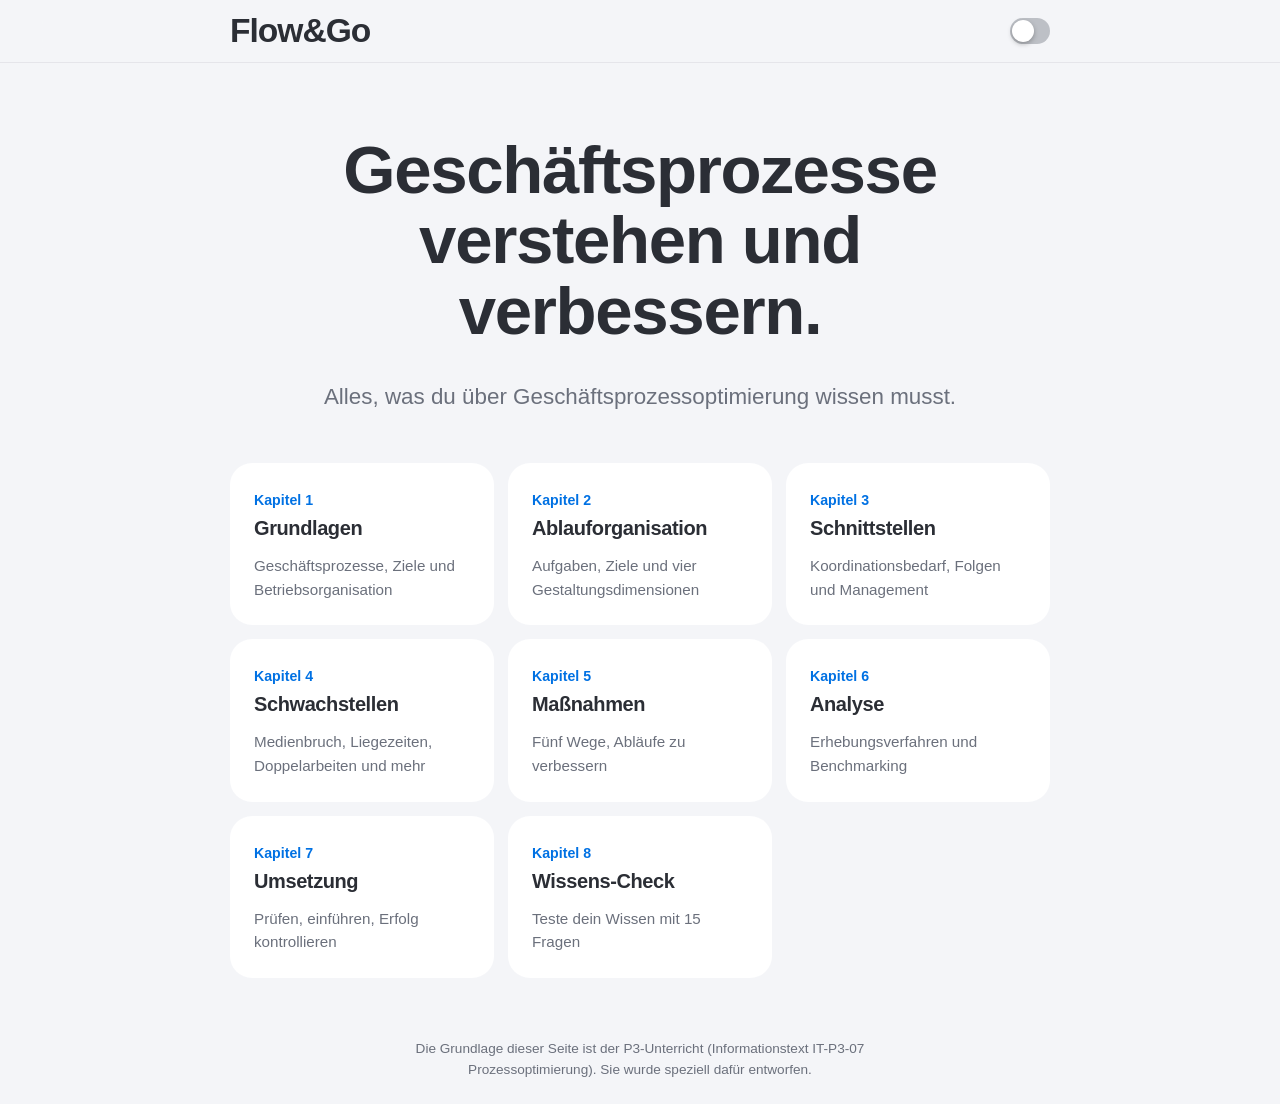
<file: flow-and-go/index.html>
<!DOCTYPE html>
<html lang="de">
<head>
<meta charset="utf-8">
<meta name="viewport" content="width=device-width, initial-scale=1, viewport-fit=cover">
<meta name="description" content="Alles, was du über Geschäftsprozessoptimierung wissen musst.">
<title>Flow&amp;Go</title>
<link rel="icon" type="image/png" href="[data-uri]">
<script src="js/theme-init.js"></script>
<link rel="stylesheet" href="css/tokens.css">
<link rel="stylesheet" href="css/base.css">
<link rel="stylesheet" href="css/layout.css">
<link rel="stylesheet" href="css/components.css">
<link rel="stylesheet" href="css/motion.css">
</head>
<body>
<a class="skip" href="#inhalt">Zum Inhalt springen</a>
<header class="bar"><a class="brand" href="index.html">Flow&amp;Go</a><button id="theme" type="button" role="switch" aria-checked="false" aria-label="Dunkelmodus"></button></header>
<main id="inhalt">
<section class="page" id="home">
<h1>Geschäftsprozesse<br>verstehen und verbessern.</h1>
<p class="sub">Alles, was du über Geschäftsprozessoptimierung wissen musst.</p>
<div class="tiles">
<a class="tile" href="pages/grundlagen.html"><small>Kapitel 1</small><h3>Grundlagen</h3><p>Geschäftsprozesse, Ziele und Betriebsorganisation</p></a>
<a class="tile" href="pages/ablauforganisation.html"><small>Kapitel 2</small><h3>Ablauforganisation</h3><p>Aufgaben, Ziele und vier Gestaltungsdimensionen</p></a>
<a class="tile" href="pages/schnittstellen.html"><small>Kapitel 3</small><h3>Schnittstellen</h3><p>Koordinationsbedarf, Folgen und Management</p></a>
<a class="tile" href="pages/schwachstellen.html"><small>Kapitel 4</small><h3>Schwachstellen</h3><p>Medienbruch, Liegezeiten, Doppelarbeiten und mehr</p></a>
<a class="tile" href="pages/massnahmen.html"><small>Kapitel 5</small><h3>Maßnahmen</h3><p>Fünf Wege, Abläufe zu verbessern</p></a>
<a class="tile" href="pages/analyse.html"><small>Kapitel 6</small><h3>Analyse</h3><p>Erhebungsverfahren und Benchmarking</p></a>
<a class="tile" href="pages/umsetzung.html"><small>Kapitel 7</small><h3>Umsetzung</h3><p>Prüfen, einführen, Erfolg kontrollieren</p></a>
<a class="tile" href="pages/quiz.html"><small>Kapitel 8</small><h3>Wissens-Check</h3><p>Teste dein Wissen mit 15 Fragen</p></a>
</div>
</section>
</main>
<footer><p>Die Grundlage dieser Seite ist der P3-Unterricht (Informationstext IT-P3-07 Prozessoptimierung). Sie wurde speziell dafür entworfen.</p></footer>
<script src="js/main.js" defer></script>
</body>
</html>
</file>
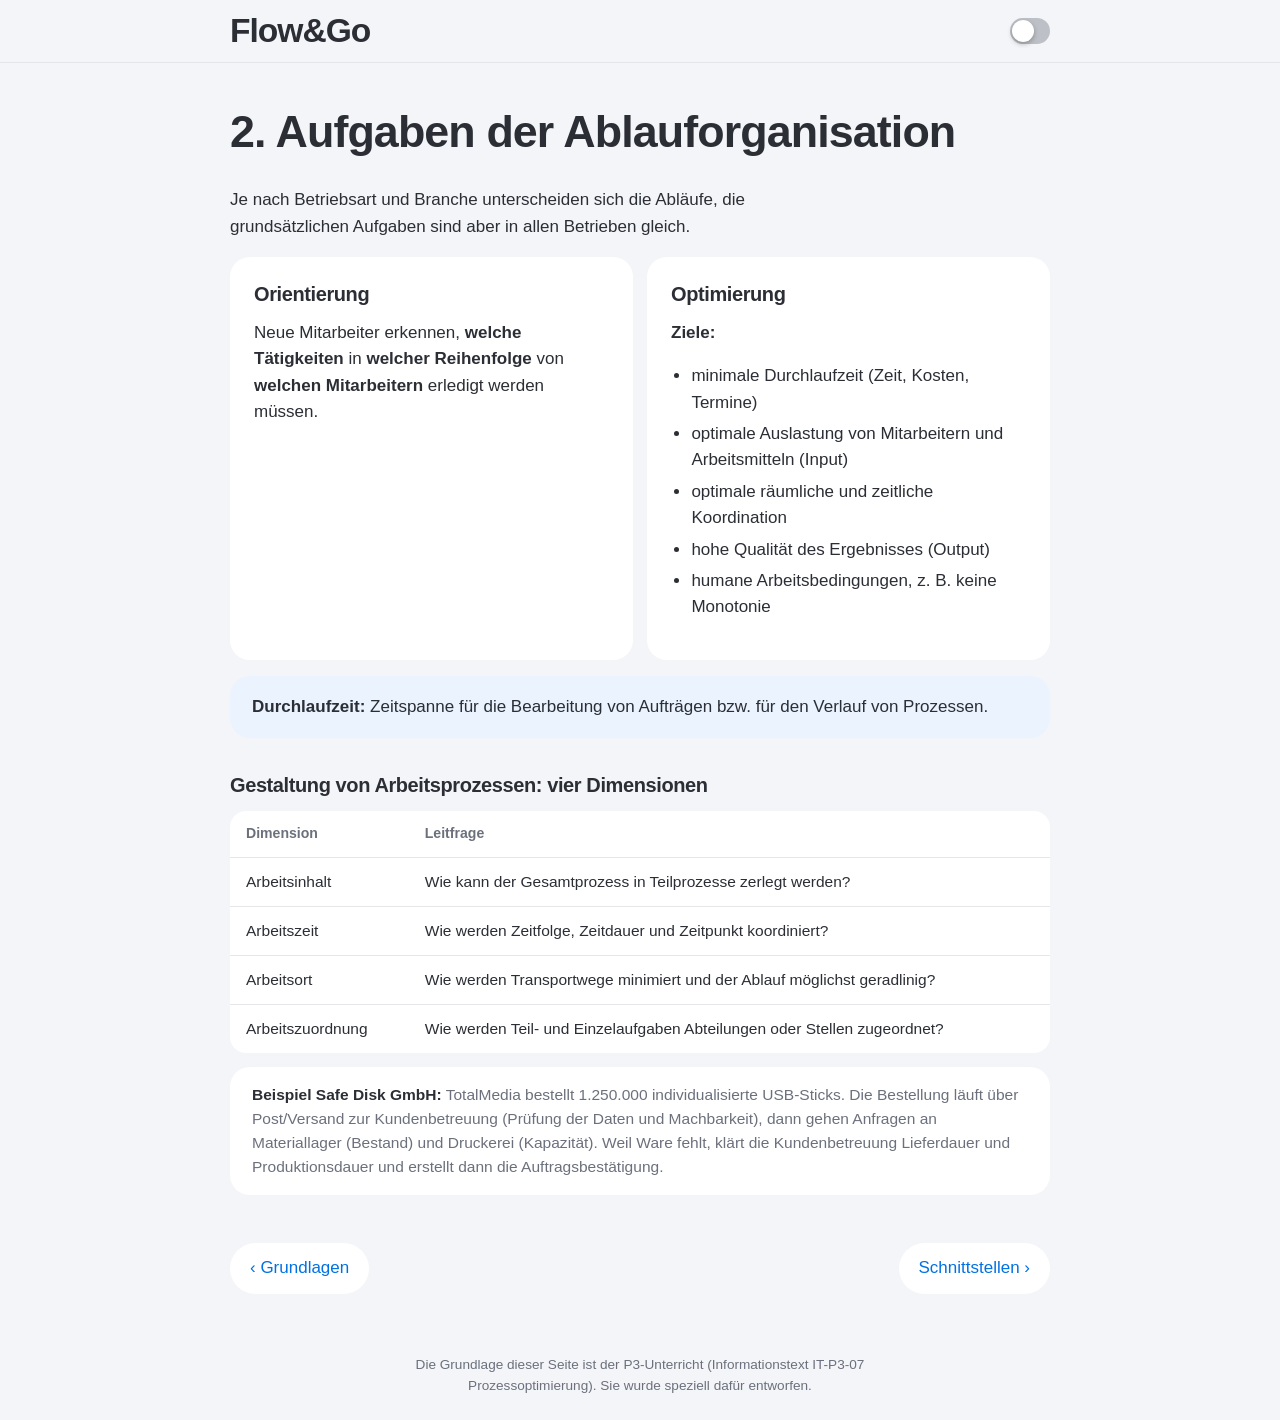
<file: flow-and-go/pages/ablauforganisation.html>
<!DOCTYPE html>
<html lang="de">
<head>
<meta charset="utf-8">
<meta name="viewport" content="width=device-width, initial-scale=1, viewport-fit=cover">
<meta name="description" content="Aufgaben, Ziele und vier Gestaltungsdimensionen">
<title>Flow&amp;Go</title>
<link rel="icon" type="image/png" href="[data-uri]">
<script src="../js/theme-init.js"></script>
<link rel="stylesheet" href="../css/tokens.css">
<link rel="stylesheet" href="../css/base.css">
<link rel="stylesheet" href="../css/layout.css">
<link rel="stylesheet" href="../css/components.css">
<link rel="stylesheet" href="../css/motion.css">
</head>
<body>
<a class="skip" href="#inhalt">Zum Inhalt springen</a>
<header class="bar"><a class="brand" href="../index.html">Flow&amp;Go</a><button id="theme" type="button" role="switch" aria-checked="false" aria-label="Dunkelmodus"></button></header>
<main id="inhalt">
<article class="page" id="ablauf">
<h2>2. Aufgaben der Ablauforganisation</h2>
<p>Je nach Betriebsart und Branche unterscheiden sich die Abläufe, die grundsätzlichen Aufgaben sind aber in allen Betrieben gleich.</p>
<div class="grid">
<div class="card"><h3>Orientierung</h3>Neue Mitarbeiter erkennen, <b>welche Tätigkeiten</b> in <b>welcher Reihenfolge</b> von <b>welchen Mitarbeitern</b> erledigt werden müssen.</div>
<div class="card"><h3>Optimierung</h3><b>Ziele:</b><ul><li>minimale Durchlaufzeit (Zeit, Kosten, Termine)</li><li>optimale Auslastung von Mitarbeitern und Arbeitsmitteln (Input)</li><li>optimale räumliche und zeitliche Koordination</li><li>hohe Qualität des Ergebnisses (Output)</li><li>humane Arbeitsbedingungen, z. B. keine Monotonie</li></ul></div>
</div>
<div class="def"><b>Durchlaufzeit:</b> Zeitspanne für die Bearbeitung von Aufträgen bzw. für den Verlauf von Prozessen.</div>
<h3>Gestaltung von Arbeitsprozessen: vier Dimensionen</h3>
<div class="scroll" tabindex="0" role="region" aria-label="Tabelle (horizontal scrollbar)"><table>
<tr><th>Dimension</th><th>Leitfrage</th></tr>
<tr><td>Arbeitsinhalt</td><td>Wie kann der Gesamtprozess in Teilprozesse zerlegt werden?</td></tr>
<tr><td>Arbeitszeit</td><td>Wie werden Zeitfolge, Zeitdauer und Zeitpunkt koordiniert?</td></tr>
<tr><td>Arbeitsort</td><td>Wie werden Transportwege minimiert und der Ablauf möglichst geradlinig?</td></tr>
<tr><td>Arbeitszuordnung</td><td>Wie werden Teil- und Einzelaufgaben Abteilungen oder Stellen zugeordnet?</td></tr>
</table></div>
<div class="bsp"><b>Beispiel Safe Disk GmbH:</b> TotalMedia bestellt 1.250.000 individualisierte USB-Sticks. Die Bestellung läuft über Post/Versand zur Kundenbetreuung (Prüfung der Daten und Machbarkeit), dann gehen Anfragen an Materiallager (Bestand) und Druckerei (Kapazität). Weil Ware fehlt, klärt die Kundenbetreuung Lieferdauer und Produktionsdauer und erstellt dann die Auftragsbestätigung.</div>
<nav class="pager" aria-label="Kapitelnavigation"><a href="grundlagen.html" rel="prev">‹ Grundlagen</a><a href="schnittstellen.html" rel="next">Schnittstellen ›</a></nav>
</article>
</main>
<footer><p>Die Grundlage dieser Seite ist der P3-Unterricht (Informationstext IT-P3-07 Prozessoptimierung). Sie wurde speziell dafür entworfen.</p></footer>
<script src="../js/main.js" defer></script>
</body>
</html>
</file>
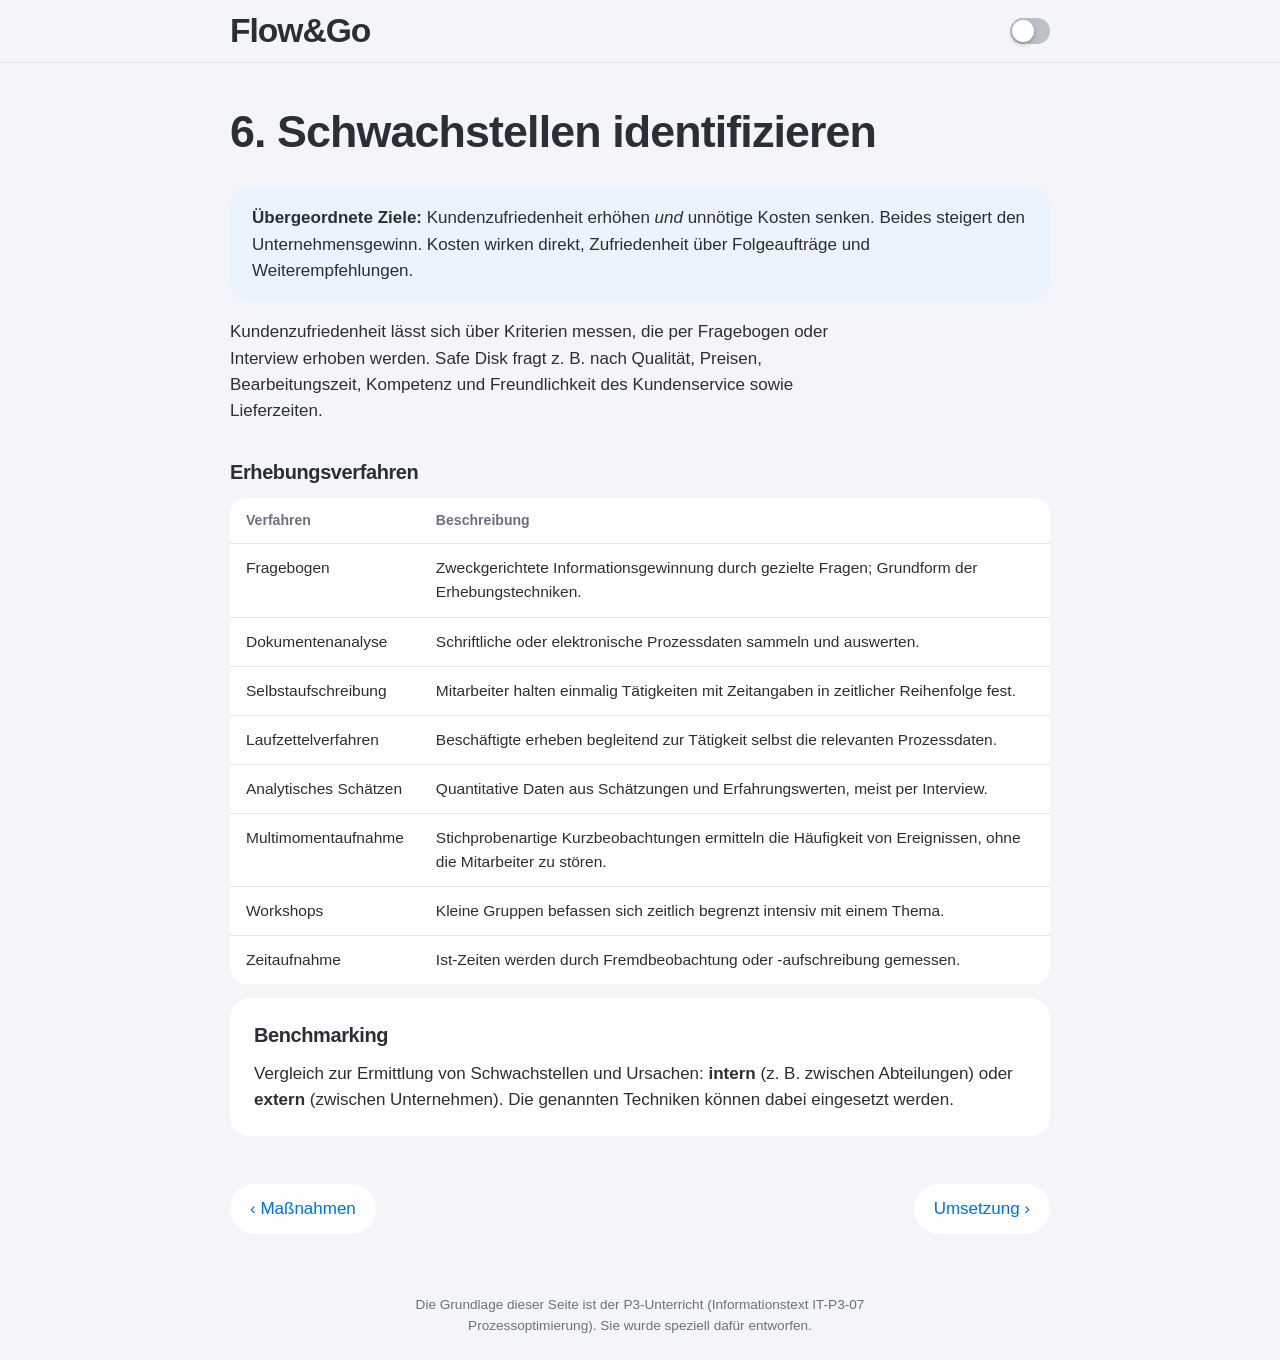
<file: flow-and-go/pages/analyse.html>
<!DOCTYPE html>
<html lang="de">
<head>
<meta charset="utf-8">
<meta name="viewport" content="width=device-width, initial-scale=1, viewport-fit=cover">
<meta name="description" content="Erhebungsverfahren und Benchmarking">
<title>Flow&amp;Go</title>
<link rel="icon" type="image/png" href="[data-uri]">
<script src="../js/theme-init.js"></script>
<link rel="stylesheet" href="../css/tokens.css">
<link rel="stylesheet" href="../css/base.css">
<link rel="stylesheet" href="../css/layout.css">
<link rel="stylesheet" href="../css/components.css">
<link rel="stylesheet" href="../css/motion.css">
</head>
<body>
<a class="skip" href="#inhalt">Zum Inhalt springen</a>
<header class="bar"><a class="brand" href="../index.html">Flow&amp;Go</a><button id="theme" type="button" role="switch" aria-checked="false" aria-label="Dunkelmodus"></button></header>
<main id="inhalt">
<article class="page" id="analyse">
<h2>6. Schwachstellen identifizieren</h2>
<div class="def"><b>Übergeordnete Ziele:</b> Kundenzufriedenheit erhöhen <i>und</i> unnötige Kosten senken. Beides steigert den Unternehmensgewinn. Kosten wirken direkt, Zufriedenheit über Folgeaufträge und Weiterempfehlungen.</div>
<p>Kundenzufriedenheit lässt sich über Kriterien messen, die per Fragebogen oder Interview erhoben werden. Safe Disk fragt z. B. nach Qualität, Preisen, Bearbeitungszeit, Kompetenz und Freundlichkeit des Kundenservice sowie Lieferzeiten.</p>
<h3>Erhebungsverfahren</h3>
<div class="scroll" tabindex="0" role="region" aria-label="Tabelle (horizontal scrollbar)"><table>
<tr><th>Verfahren</th><th>Beschreibung</th></tr>
<tr><td>Fragebogen</td><td>Zweckgerichtete Informationsgewinnung durch gezielte Fragen; Grundform der Erhebungstechniken.</td></tr>
<tr><td>Dokumentenanalyse</td><td>Schriftliche oder elektronische Prozessdaten sammeln und auswerten.</td></tr>
<tr><td>Selbstaufschreibung</td><td>Mitarbeiter halten einmalig Tätigkeiten mit Zeitangaben in zeitlicher Reihenfolge fest.</td></tr>
<tr><td>Laufzettelverfahren</td><td>Beschäftigte erheben begleitend zur Tätigkeit selbst die relevanten Prozessdaten.</td></tr>
<tr><td>Analytisches Schätzen</td><td>Quantitative Daten aus Schätzungen und Erfahrungswerten, meist per Interview.</td></tr>
<tr><td>Multimomentaufnahme</td><td>Stichprobenartige Kurzbeobachtungen ermitteln die Häufigkeit von Ereignissen, ohne die Mitarbeiter zu stören.</td></tr>
<tr><td>Workshops</td><td>Kleine Gruppen befassen sich zeitlich begrenzt intensiv mit einem Thema.</td></tr>
<tr><td>Zeitaufnahme</td><td>Ist-Zeiten werden durch Fremdbeobachtung oder -aufschreibung gemessen.</td></tr>
</table></div>
<div class="card"><h3>Benchmarking</h3>Vergleich zur Ermittlung von Schwachstellen und Ursachen: <b>intern</b> (z. B. zwischen Abteilungen) oder <b>extern</b> (zwischen Unternehmen). Die genannten Techniken können dabei eingesetzt werden.</div>
<nav class="pager" aria-label="Kapitelnavigation"><a href="massnahmen.html" rel="prev">‹ Maßnahmen</a><a href="umsetzung.html" rel="next">Umsetzung ›</a></nav>
</article>
</main>
<footer><p>Die Grundlage dieser Seite ist der P3-Unterricht (Informationstext IT-P3-07 Prozessoptimierung). Sie wurde speziell dafür entworfen.</p></footer>
<script src="../js/main.js" defer></script>
</body>
</html>
</file>
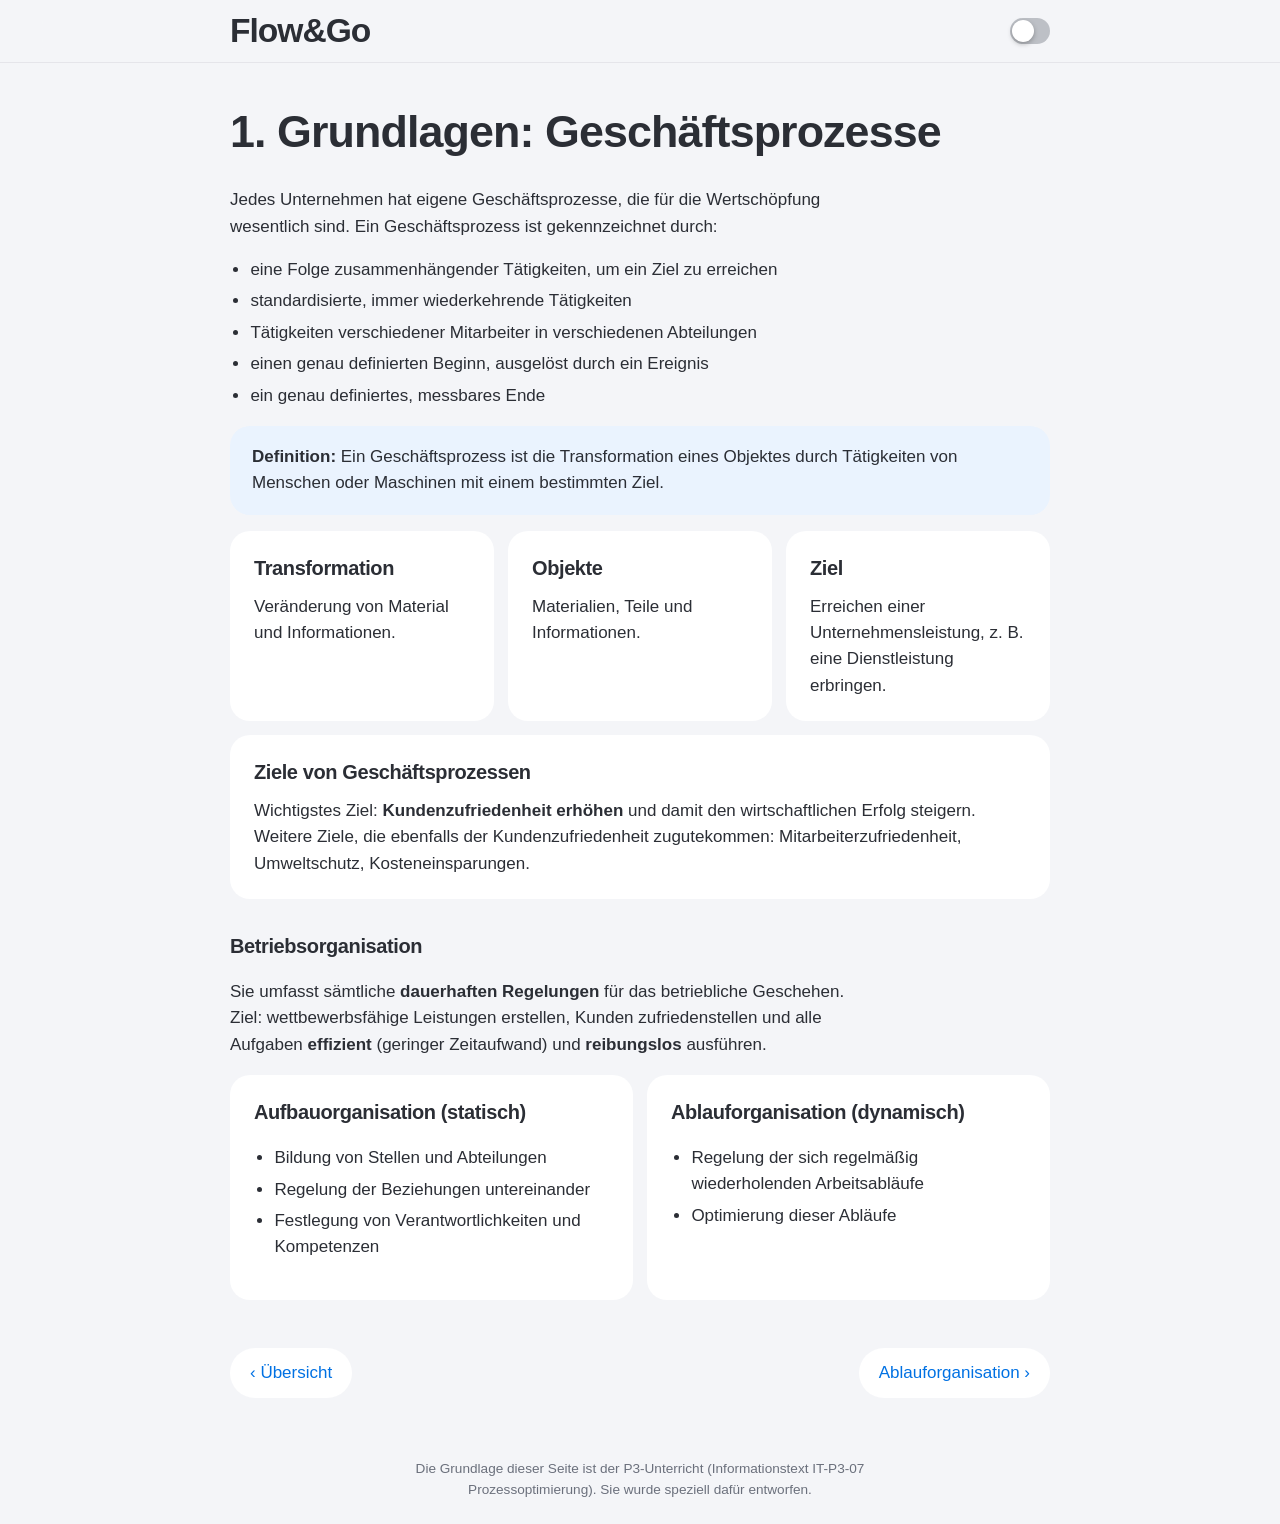
<file: flow-and-go/pages/grundlagen.html>
<!DOCTYPE html>
<html lang="de">
<head>
<meta charset="utf-8">
<meta name="viewport" content="width=device-width, initial-scale=1, viewport-fit=cover">
<meta name="description" content="Geschäftsprozesse, Ziele und Betriebsorganisation">
<title>Flow&amp;Go</title>
<link rel="icon" type="image/png" href="[data-uri]">
<script src="../js/theme-init.js"></script>
<link rel="stylesheet" href="../css/tokens.css">
<link rel="stylesheet" href="../css/base.css">
<link rel="stylesheet" href="../css/layout.css">
<link rel="stylesheet" href="../css/components.css">
<link rel="stylesheet" href="../css/motion.css">
</head>
<body>
<a class="skip" href="#inhalt">Zum Inhalt springen</a>
<header class="bar"><a class="brand" href="../index.html">Flow&amp;Go</a><button id="theme" type="button" role="switch" aria-checked="false" aria-label="Dunkelmodus"></button></header>
<main id="inhalt">
<article class="page" id="grund">
<h2>1. Grundlagen: Geschäftsprozesse</h2>
<p>Jedes Unternehmen hat eigene Geschäftsprozesse, die für die Wertschöpfung wesentlich sind. Ein Geschäftsprozess ist gekennzeichnet durch:</p>
<ul>
<li>eine Folge zusammenhängender Tätigkeiten, um ein Ziel zu erreichen</li>
<li>standardisierte, immer wiederkehrende Tätigkeiten</li>
<li>Tätigkeiten verschiedener Mitarbeiter in verschiedenen Abteilungen</li>
<li>einen genau definierten Beginn, ausgelöst durch ein Ereignis</li>
<li>ein genau definiertes, messbares Ende</li>
</ul>
<div class="def"><b>Definition:</b> Ein Geschäftsprozess ist die Transformation eines Objektes durch Tätigkeiten von Menschen oder Maschinen mit einem bestimmten Ziel.</div>
<div class="grid">
<div class="card"><h3>Transformation</h3>Veränderung von Material und Informationen.</div>
<div class="card"><h3>Objekte</h3>Materialien, Teile und Informationen.</div>
<div class="card"><h3>Ziel</h3>Erreichen einer Unternehmensleistung, z. B. eine Dienstleistung erbringen.</div>
</div>
<div class="card"><h3>Ziele von Geschäftsprozessen</h3>Wichtigstes Ziel: <b>Kundenzufriedenheit erhöhen</b> und damit den wirtschaftlichen Erfolg steigern. Weitere Ziele, die ebenfalls der Kundenzufriedenheit zugutekommen: Mitarbeiterzufriedenheit, Umweltschutz, Kosteneinsparungen.</div>

<h3>Betriebsorganisation</h3>
<p>Sie umfasst sämtliche <b>dauerhaften Regelungen</b> für das betriebliche Geschehen. Ziel: wettbewerbsfähige Leistungen erstellen, Kunden zufriedenstellen und alle Aufgaben <b>effizient</b> (geringer Zeitaufwand) und <b>reibungslos</b> ausführen.</p>
<div class="grid">
<div class="card"><h3>Aufbauorganisation (statisch)</h3><ul><li>Bildung von Stellen und Abteilungen</li><li>Regelung der Beziehungen untereinander</li><li>Festlegung von Verantwortlichkeiten und Kompetenzen</li></ul></div>
<div class="card"><h3>Ablauforganisation (dynamisch)</h3><ul><li>Regelung der sich regelmäßig wiederholenden Arbeitsabläufe</li><li>Optimierung dieser Abläufe</li></ul></div>
</div>
<nav class="pager" aria-label="Kapitelnavigation"><a href="../index.html" rel="prev">‹ Übersicht</a><a href="ablauforganisation.html" rel="next">Ablauforganisation ›</a></nav>
</article>
</main>
<footer><p>Die Grundlage dieser Seite ist der P3-Unterricht (Informationstext IT-P3-07 Prozessoptimierung). Sie wurde speziell dafür entworfen.</p></footer>
<script src="../js/main.js" defer></script>
</body>
</html>
</file>
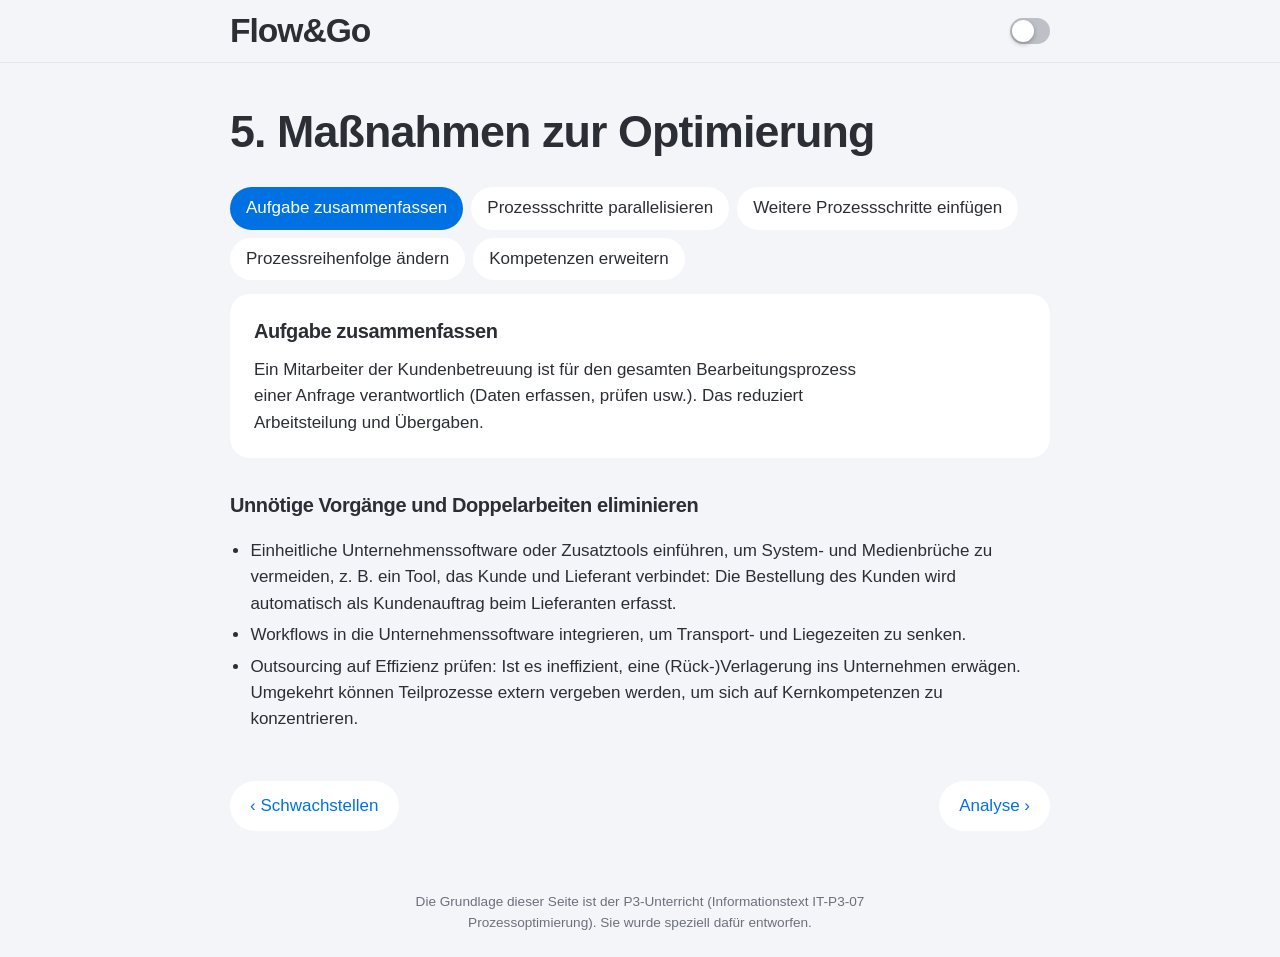
<file: flow-and-go/pages/massnahmen.html>
<!DOCTYPE html>
<html lang="de">
<head>
<meta charset="utf-8">
<meta name="viewport" content="width=device-width, initial-scale=1, viewport-fit=cover">
<meta name="description" content="Fünf Wege, Abläufe zu verbessern">
<title>Flow&amp;Go</title>
<link rel="icon" type="image/png" href="[data-uri]">
<script src="../js/theme-init.js"></script>
<link rel="stylesheet" href="../css/tokens.css">
<link rel="stylesheet" href="../css/base.css">
<link rel="stylesheet" href="../css/layout.css">
<link rel="stylesheet" href="../css/components.css">
<link rel="stylesheet" href="../css/motion.css">
</head>
<body>
<a class="skip" href="#inhalt">Zum Inhalt springen</a>
<header class="bar"><a class="brand" href="../index.html">Flow&amp;Go</a><button id="theme" type="button" role="switch" aria-checked="false" aria-label="Dunkelmodus"></button></header>
<main id="inhalt">
<article class="page" id="massn">
<h2>5. Maßnahmen zur Optimierung</h2>
<div class="tabs" role="tablist" aria-label="Optimierungsmaßnahmen"><button class="tab" type="button" role="tab" id="tab-0" aria-controls="panel-0" aria-selected="true" tabindex="0">Aufgabe zusammenfassen</button><button class="tab" type="button" role="tab" id="tab-1" aria-controls="panel-1" aria-selected="false" tabindex="-1">Prozessschritte parallelisieren</button><button class="tab" type="button" role="tab" id="tab-2" aria-controls="panel-2" aria-selected="false" tabindex="-1">Weitere Prozessschritte einfügen</button><button class="tab" type="button" role="tab" id="tab-3" aria-controls="panel-3" aria-selected="false" tabindex="-1">Prozessreihenfolge ändern</button><button class="tab" type="button" role="tab" id="tab-4" aria-controls="panel-4" aria-selected="false" tabindex="-1">Kompetenzen erweitern</button></div>
<div class="card panel" role="tabpanel" id="panel-0" aria-labelledby="tab-0"><h3>Aufgabe zusammenfassen</h3><p style="margin:0">Ein Mitarbeiter der Kundenbetreuung ist für den gesamten Bearbeitungsprozess einer Anfrage verantwortlich (Daten erfassen, prüfen usw.). Das reduziert Arbeitsteilung und Übergaben.</p></div>
<div class="card panel" role="tabpanel" id="panel-1" aria-labelledby="tab-1" hidden><h3>Prozessschritte parallelisieren</h3><p style="margin:0">Daten prüfen (Kundenbetreuung) und Bonität prüfen (Rechnungswesen) laufen gleichzeitig statt nacheinander.</p></div>
<div class="card panel" role="tabpanel" id="panel-2" aria-labelledby="tab-2" hidden><h3>Weitere Prozessschritte einfügen</h3><p style="margin:0">Bei erhöhten Fehlerquoten an einem Prozessschritt wird ein Qualitätssicherungsmitarbeiter einbezogen.</p></div>
<div class="card panel" role="tabpanel" id="panel-3" aria-labelledby="tab-3" hidden><h3>Prozessreihenfolge ändern</h3><p style="margin:0">Weil die Produktion oft überlastet war und Aufträge daran scheiterten, wird zuerst die Machbarkeit in der Produktion geprüft, danach die Lagerbestände.</p></div>
<div class="card panel" role="tabpanel" id="panel-4" aria-labelledby="tab-4" hidden><h3>Kompetenzen erweitern</h3><p style="margin:0">Die Prüfung durch Vorgesetzte wird auf den ausführenden Mitarbeiter übertragen. Liegezeiten entfallen, zusammengefasste Aufgaben werden möglich.</p></div>

<h3>Unnötige Vorgänge und Doppelarbeiten eliminieren</h3>
<ul>
<li>Einheitliche Unternehmenssoftware oder Zusatztools einführen, um System- und Medienbrüche zu vermeiden, z. B. ein Tool, das Kunde und Lieferant verbindet: Die Bestellung des Kunden wird automatisch als Kundenauftrag beim Lieferanten erfasst.</li>
<li>Workflows in die Unternehmenssoftware integrieren, um Transport- und Liegezeiten zu senken.</li>
<li>Outsourcing auf Effizienz prüfen: Ist es ineffizient, eine (Rück-)Verlagerung ins Unternehmen erwägen. Umgekehrt können Teilprozesse extern vergeben werden, um sich auf Kernkompetenzen zu konzentrieren.</li>
</ul>
<nav class="pager" aria-label="Kapitelnavigation"><a href="schwachstellen.html" rel="prev">‹ Schwachstellen</a><a href="analyse.html" rel="next">Analyse ›</a></nav>
</article>
</main>
<footer><p>Die Grundlage dieser Seite ist der P3-Unterricht (Informationstext IT-P3-07 Prozessoptimierung). Sie wurde speziell dafür entworfen.</p></footer>
<script src="../js/main.js" defer></script>
<script src="../js/tabs.js" defer></script>
</body>
</html>
</file>
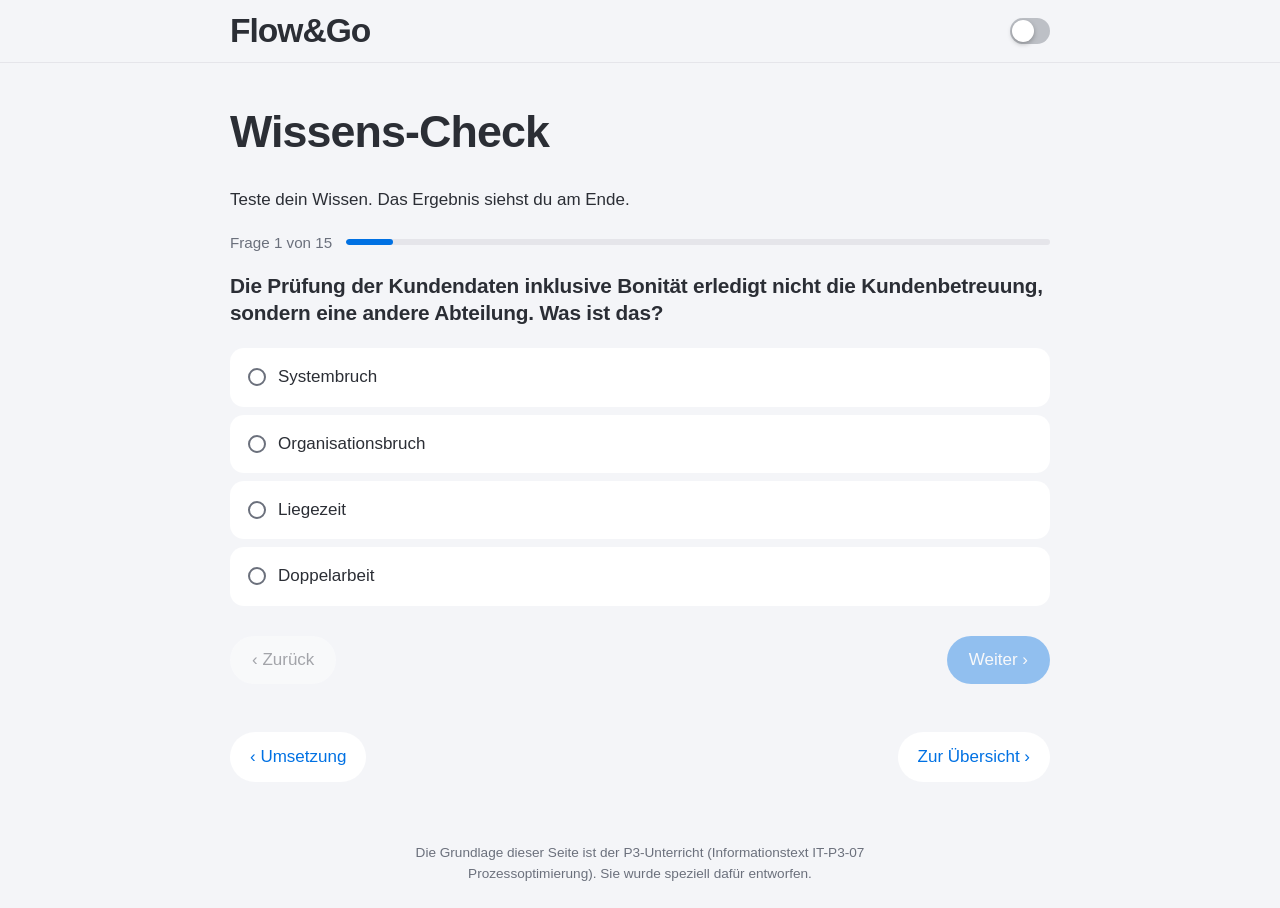
<file: flow-and-go/pages/quiz.html>
<!DOCTYPE html>
<html lang="de">
<head>
<meta charset="utf-8">
<meta name="viewport" content="width=device-width, initial-scale=1, viewport-fit=cover">
<meta name="description" content="Teste dein Wissen mit 15 Fragen">
<title>Flow&amp;Go</title>
<link rel="icon" type="image/png" href="[data-uri]">
<script src="../js/theme-init.js"></script>
<link rel="stylesheet" href="../css/tokens.css">
<link rel="stylesheet" href="../css/base.css">
<link rel="stylesheet" href="../css/layout.css">
<link rel="stylesheet" href="../css/components.css">
<link rel="stylesheet" href="../css/quiz.css">
<link rel="stylesheet" href="../css/motion.css">
</head>
<body>
<a class="skip" href="#inhalt">Zum Inhalt springen</a>
<header class="bar"><a class="brand" href="../index.html">Flow&amp;Go</a><button id="theme" type="button" role="switch" aria-checked="false" aria-label="Dunkelmodus"></button></header>
<main id="inhalt">
<article class="page" id="quiz">
<h2>Wissens-Check</h2>
<p>Teste dein Wissen. Das Ergebnis siehst du am Ende.</p>
<noscript><p>Für das Quiz wird JavaScript benötigt.</p></noscript>
<div id="stage">
<div class="qprog"><span id="progress" aria-live="polite"></span><div class="track"><i id="fill"></i></div></div>
<fieldset class="q" id="qbox"></fieldset>
<div class="qnav"><button class="tab" id="prev" type="button">‹ Zurück</button><button class="tab" id="next" type="button" disabled>Weiter ›</button></div>
</div>
<div id="result" hidden></div>
<nav class="pager" aria-label="Kapitelnavigation"><a href="umsetzung.html" rel="prev">‹ Umsetzung</a><a href="../index.html" rel="next">Zur Übersicht ›</a></nav>
</article>
</main>
<footer><p>Die Grundlage dieser Seite ist der P3-Unterricht (Informationstext IT-P3-07 Prozessoptimierung). Sie wurde speziell dafür entworfen.</p></footer>
<script src="../js/main.js" defer></script>
<script src="../js/quiz.js" defer></script>
</body>
</html>
</file>
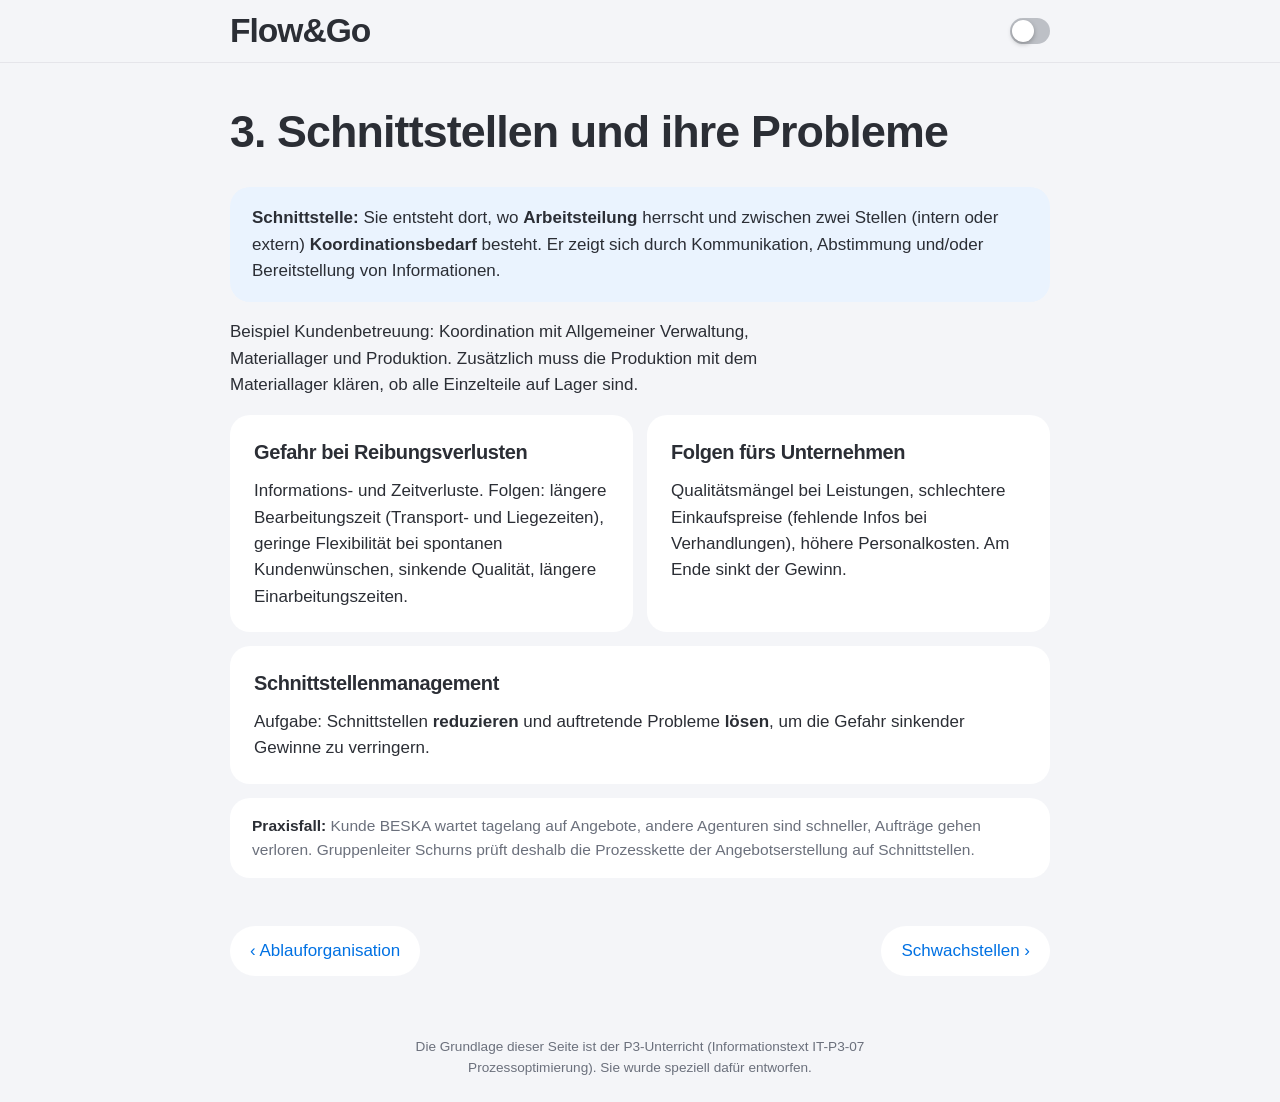
<file: flow-and-go/pages/schnittstellen.html>
<!DOCTYPE html>
<html lang="de">
<head>
<meta charset="utf-8">
<meta name="viewport" content="width=device-width, initial-scale=1, viewport-fit=cover">
<meta name="description" content="Koordinationsbedarf, Folgen und Management">
<title>Flow&amp;Go</title>
<link rel="icon" type="image/png" href="[data-uri]">
<script src="../js/theme-init.js"></script>
<link rel="stylesheet" href="../css/tokens.css">
<link rel="stylesheet" href="../css/base.css">
<link rel="stylesheet" href="../css/layout.css">
<link rel="stylesheet" href="../css/components.css">
<link rel="stylesheet" href="../css/motion.css">
</head>
<body>
<a class="skip" href="#inhalt">Zum Inhalt springen</a>
<header class="bar"><a class="brand" href="../index.html">Flow&amp;Go</a><button id="theme" type="button" role="switch" aria-checked="false" aria-label="Dunkelmodus"></button></header>
<main id="inhalt">
<article class="page" id="schnitt">
<h2>3. Schnittstellen und ihre Probleme</h2>
<div class="def"><b>Schnittstelle:</b> Sie entsteht dort, wo <b>Arbeitsteilung</b> herrscht und zwischen zwei Stellen (intern oder extern) <b>Koordinationsbedarf</b> besteht. Er zeigt sich durch Kommunikation, Abstimmung und/oder Bereitstellung von Informationen.</div>
<p>Beispiel Kundenbetreuung: Koordination mit Allgemeiner Verwaltung, Materiallager und Produktion. Zusätzlich muss die Produktion mit dem Materiallager klären, ob alle Einzelteile auf Lager sind.</p>
<div class="grid">
<div class="card"><h3>Gefahr bei Reibungsverlusten</h3>Informations- und Zeitverluste. Folgen: längere Bearbeitungszeit (Transport- und Liegezeiten), geringe Flexibilität bei spontanen Kundenwünschen, sinkende Qualität, längere Einarbeitungszeiten.</div>
<div class="card"><h3>Folgen fürs Unternehmen</h3>Qualitätsmängel bei Leistungen, schlechtere Einkaufspreise (fehlende Infos bei Verhandlungen), höhere Personalkosten. Am Ende sinkt der Gewinn.</div>
</div>
<div class="card"><h3>Schnittstellenmanagement</h3>Aufgabe: Schnittstellen <b>reduzieren</b> und auftretende Probleme <b>lösen</b>, um die Gefahr sinkender Gewinne zu verringern.</div>
<div class="bsp"><b>Praxisfall:</b> Kunde BESKA wartet tagelang auf Angebote, andere Agenturen sind schneller, Aufträge gehen verloren. Gruppenleiter Schurns prüft deshalb die Prozesskette der Angebotserstellung auf Schnittstellen.</div>
<nav class="pager" aria-label="Kapitelnavigation"><a href="ablauforganisation.html" rel="prev">‹ Ablauforganisation</a><a href="schwachstellen.html" rel="next">Schwachstellen ›</a></nav>
</article>
</main>
<footer><p>Die Grundlage dieser Seite ist der P3-Unterricht (Informationstext IT-P3-07 Prozessoptimierung). Sie wurde speziell dafür entworfen.</p></footer>
<script src="../js/main.js" defer></script>
</body>
</html>
</file>
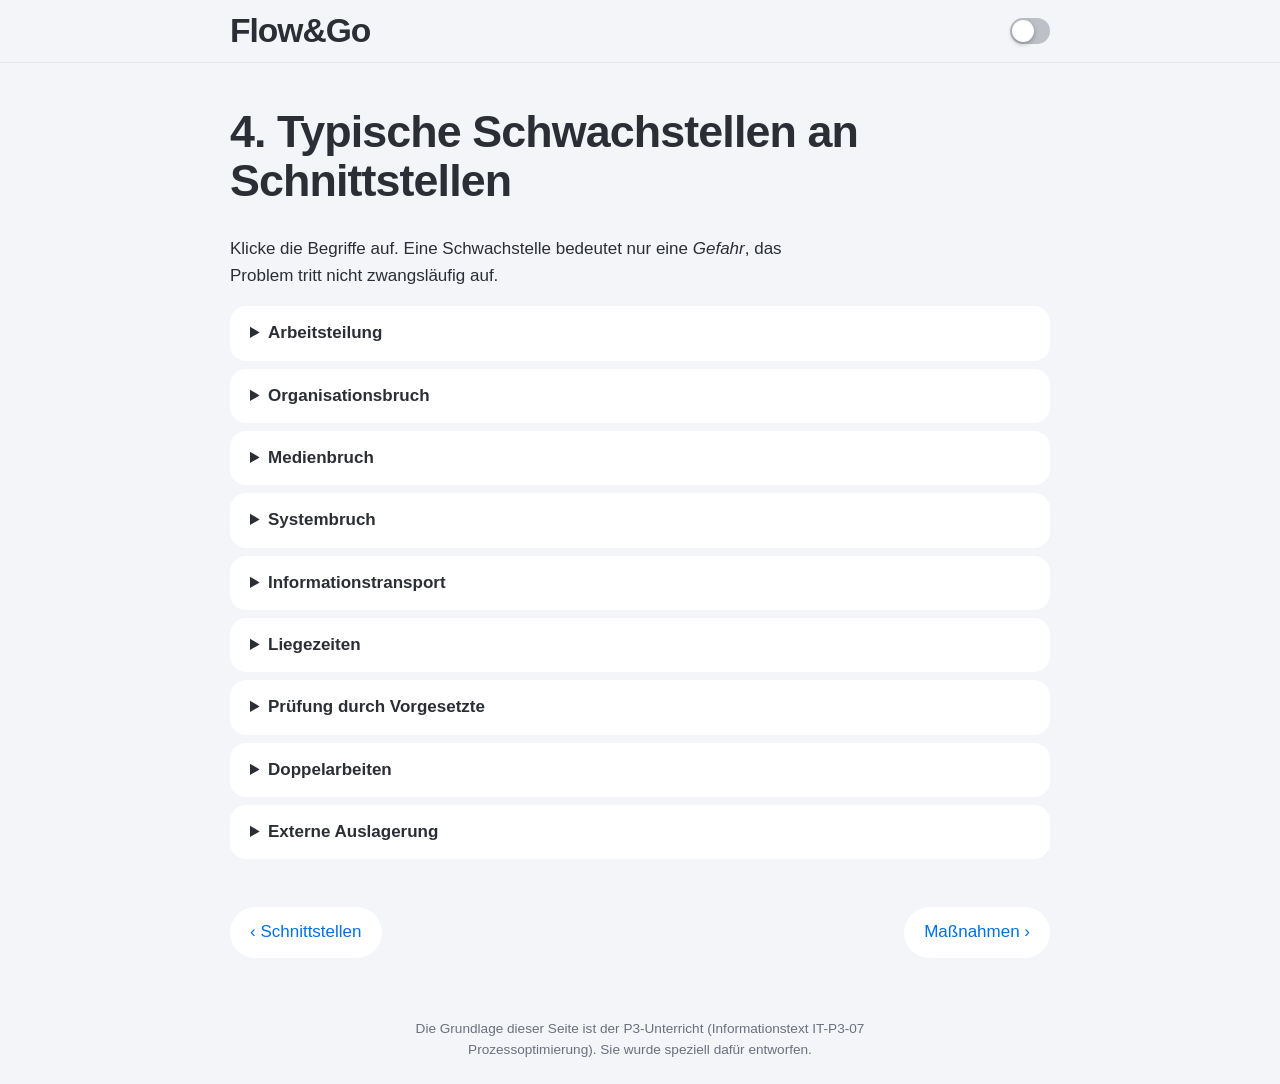
<file: flow-and-go/pages/schwachstellen.html>
<!DOCTYPE html>
<html lang="de">
<head>
<meta charset="utf-8">
<meta name="viewport" content="width=device-width, initial-scale=1, viewport-fit=cover">
<meta name="description" content="Medienbruch, Liegezeiten, Doppelarbeiten und mehr">
<title>Flow&amp;Go</title>
<link rel="icon" type="image/png" href="[data-uri]">
<script src="../js/theme-init.js"></script>
<link rel="stylesheet" href="../css/tokens.css">
<link rel="stylesheet" href="../css/base.css">
<link rel="stylesheet" href="../css/layout.css">
<link rel="stylesheet" href="../css/components.css">
<link rel="stylesheet" href="../css/motion.css">
</head>
<body>
<a class="skip" href="#inhalt">Zum Inhalt springen</a>
<header class="bar"><a class="brand" href="../index.html">Flow&amp;Go</a><button id="theme" type="button" role="switch" aria-checked="false" aria-label="Dunkelmodus"></button></header>
<main id="inhalt">
<article class="page" id="schwach">
<h2>4. Typische Schwachstellen an Schnittstellen</h2>
<p>Klicke die Begriffe auf. Eine Schwachstelle bedeutet nur eine <i>Gefahr</i>, das Problem tritt nicht zwangsläufig auf.</p>
<details><summary>Arbeitsteilung</summary><p>Kann den Prozess verlangsamen und Fehler vermehren; Einarbeitungs- und Transportzeiten führen zu Ineffizienz. <i>Beispiel:</i> Vier Mitarbeiter erfassen Anfrage, prüfen Daten, klären mit Lager/Produktion und erstellen das Angebot.</p></details>
<details><summary>Organisationsbruch</summary><p>Erhöht Transportzeiten und ist eine Fehlerquelle. <i>Beispiel:</i> Die Kundendaten- und Bonitätsprüfung macht eine andere Abteilung statt der Kundenbetreuung.</p></details>
<details><summary>Medienbruch</summary><p>Verschiedene Medien werden genutzt, Informationen müssen transformiert werden. <i>Beispiel:</i> Anfrage per Post, Eingabe in die Software, Angebot ausdrucken und wieder per Post senden.</p></details>
<details><summary>Systembruch</summary><p>Es wird mit verschiedenen Systemen gearbeitet. <i>Beispiel:</i> SAP in der Verwaltung, ein Spezialsystem in der Produktion, in dem Aufträge erneut erfasst werden.</p></details>
<details><summary>Informationstransport</summary><p>Wenn mehrere Mitarbeiter am Prozess arbeiten, müssen Informationen weitergegeben werden, z. B. per E-Mail oder Schriftstück. <i>Beispiel:</i> Mailanfrage an das Lager und Antwortmail.</p></details>
<details><summary>Liegezeiten</summary><p>Ein Vorgang „liegt“, bis der Mitarbeiter Zeit hat; die Bearbeitungszeit verlängert sich an jeder Schnittstelle um die Liegezeit.</p></details>
<details><summary>Prüfung durch Vorgesetzte</summary><p>Müssen alle Angebote vom Abteilungsleiter geprüft werden, entstehen zusätzliche Liegezeiten.</p></details>
<details><summary>Doppelarbeiten</summary><p>Kundendaten werden von mehreren Mitarbeitern erfasst, oft durch Systembrüche. <i>Beispiel:</i> Erfassung in SAP und im Produktionssystem.</p></details>
<details><summary>Externe Auslagerung</summary><p>Teile eines Auftrags gehen an Externe, etwa bei zu großem Volumen oder wenn Spezialisten gefragt sind. Fehlt die Abstimmung, entstehen Fehler.</p></details>
<nav class="pager" aria-label="Kapitelnavigation"><a href="schnittstellen.html" rel="prev">‹ Schnittstellen</a><a href="massnahmen.html" rel="next">Maßnahmen ›</a></nav>
</article>
</main>
<footer><p>Die Grundlage dieser Seite ist der P3-Unterricht (Informationstext IT-P3-07 Prozessoptimierung). Sie wurde speziell dafür entworfen.</p></footer>
<script src="../js/main.js" defer></script>
</body>
</html>
</file>
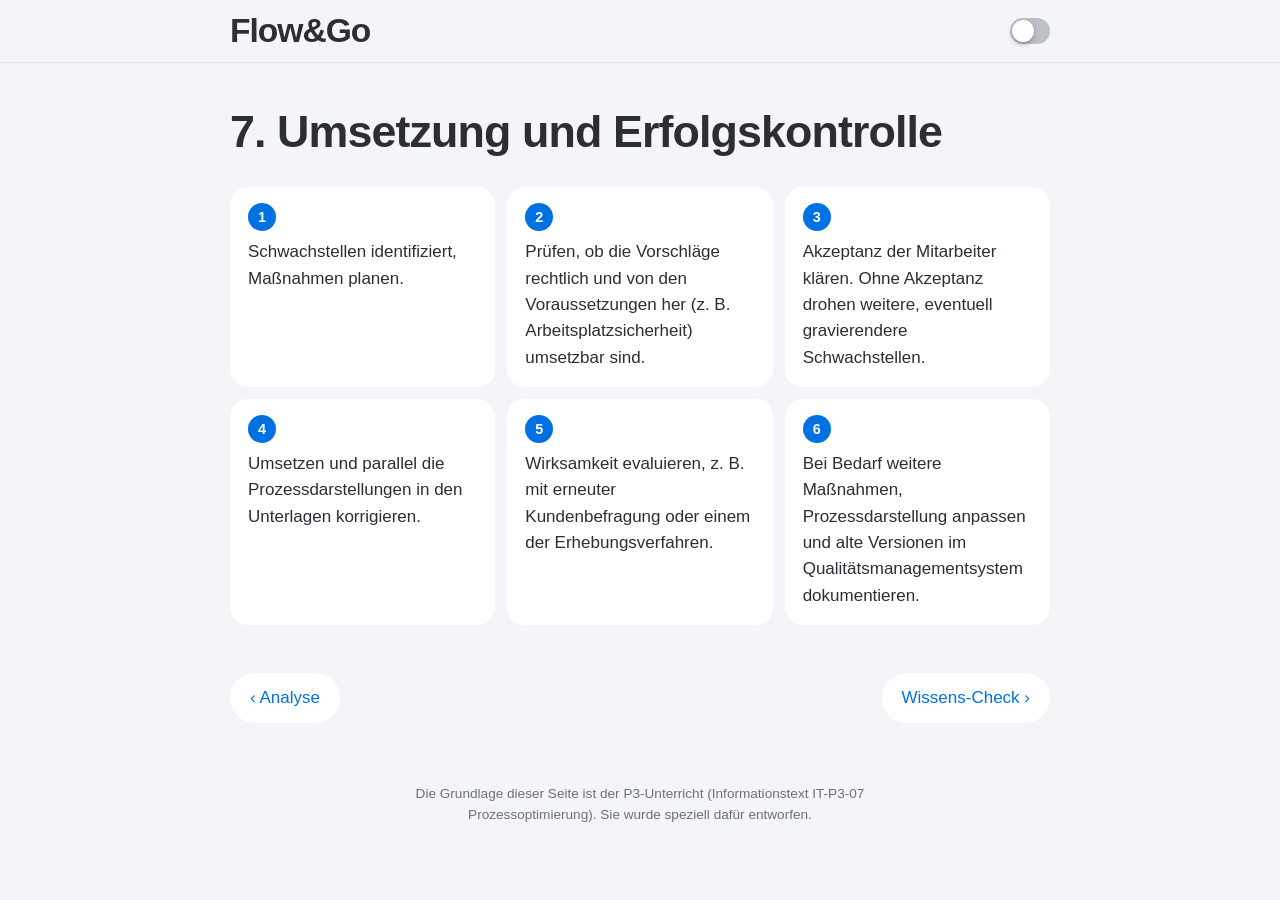
<file: flow-and-go/pages/umsetzung.html>
<!DOCTYPE html>
<html lang="de">
<head>
<meta charset="utf-8">
<meta name="viewport" content="width=device-width, initial-scale=1, viewport-fit=cover">
<meta name="description" content="Prüfen, einführen, Erfolg kontrollieren">
<title>Flow&amp;Go</title>
<link rel="icon" type="image/png" href="[data-uri]">
<script src="../js/theme-init.js"></script>
<link rel="stylesheet" href="../css/tokens.css">
<link rel="stylesheet" href="../css/base.css">
<link rel="stylesheet" href="../css/layout.css">
<link rel="stylesheet" href="../css/components.css">
<link rel="stylesheet" href="../css/motion.css">
</head>
<body>
<a class="skip" href="#inhalt">Zum Inhalt springen</a>
<header class="bar"><a class="brand" href="../index.html">Flow&amp;Go</a><button id="theme" type="button" role="switch" aria-checked="false" aria-label="Dunkelmodus"></button></header>
<main id="inhalt">
<article class="page" id="umsetzung">
<h2>7. Umsetzung und Erfolgskontrolle</h2>
<div class="cycle">
<div>Schwachstellen identifiziert, Maßnahmen planen.</div>
<div>Prüfen, ob die Vorschläge rechtlich und von den Voraussetzungen her (z. B. Arbeitsplatzsicherheit) umsetzbar sind.</div>
<div>Akzeptanz der Mitarbeiter klären. Ohne Akzeptanz drohen weitere, eventuell gravierendere Schwachstellen.</div>
<div>Umsetzen und parallel die Prozessdarstellungen in den Unterlagen korrigieren.</div>
<div>Wirksamkeit evaluieren, z. B. mit erneuter Kundenbefragung oder einem der Erhebungsverfahren.</div>
<div>Bei Bedarf weitere Maßnahmen, Prozessdarstellung anpassen und alte Versionen im Qualitätsmanagementsystem dokumentieren.</div>
</div>
<nav class="pager" aria-label="Kapitelnavigation"><a href="analyse.html" rel="prev">‹ Analyse</a><a href="quiz.html" rel="next">Wissens-Check ›</a></nav>
</article>
</main>
<footer><p>Die Grundlage dieser Seite ist der P3-Unterricht (Informationstext IT-P3-07 Prozessoptimierung). Sie wurde speziell dafür entworfen.</p></footer>
<script src="../js/main.js" defer></script>
</body>
</html>
</file>
<file: flow-and-go/css/tokens.css>
/* Farben und Grundwerte. Dark Mode wird per data-theme="dark" am <html> gesetzt (js/theme-init.js). */
:root{--bg:#f4f5f8;--sf:#fff;--ink:#2b2e35;--mut:#6b707c;--ac:#0071e3;--on-ac:#fff;--ac2:#eaf3fe;--bd:#e5e5ea;--ok:#248a3d;--bad:#d70015;--radius:20px;--ease:cubic-bezier(.22,.61,.36,1);color-scheme:light}
:root[data-theme="dark"]{--bg:#1f232b;--sf:#2a2f39;--ink:#e8eaee;--mut:#a3a9b5;--ac:#5aa9f5;--on-ac:#0f1b2a;--ac2:#27394f;--bd:#3c424e;--ok:#30d158;--bad:#ff453a;color-scheme:dark}
</file>
<file: flow-and-go/css/base.css>
/* Reset, Typografie, Grundelemente */
*,*::before,*::after{box-sizing:border-box}
html{scroll-padding-top:80px;-webkit-text-size-adjust:100%}
body{margin:0;background:var(--bg);color:var(--ink);font:17px/1.55 -apple-system,BlinkMacSystemFont,"SF Pro Text","Inter","Segoe UI",Roboto,Helvetica,Arial,sans-serif;-webkit-font-smoothing:antialiased}
h1,h2,h3{font-family:-apple-system,BlinkMacSystemFont,"SF Pro Display","Inter","Segoe UI",Helvetica,Arial,sans-serif;letter-spacing:-.02em;margin:0 0 .5em}
h1{font-size:clamp(2.4rem,7vw,4.2rem);line-height:1.05;font-weight:700}
h2{font-size:clamp(1.9rem,5vw,2.8rem);line-height:1.1;font-weight:700;margin-bottom:.7em}
h3{font-size:1.25rem;font-weight:600;margin-top:1.6em}
p{max-width:65ch}
ul{padding-left:1.2em}
li{margin:.3em 0}
button{font:inherit;cursor:pointer}
:focus-visible{outline:3px solid var(--ac);outline-offset:2px}
.skip{position:absolute;left:-999px;top:8px;z-index:20;background:var(--ac);color:var(--on-ac);padding:8px 14px;border-radius:10px}
.skip:focus{left:8px}
</file>
<file: flow-and-go/css/layout.css>
/* Kopfleiste, Seitenrahmen, Startseite, Seiten-Navigation, Fußzeile */
.bar{position:sticky;top:0;z-index:10;display:flex;align-items:center;background:color-mix(in srgb,var(--bg) 80%,transparent);-webkit-backdrop-filter:saturate(180%) blur(20px);backdrop-filter:saturate(180%) blur(20px);border-bottom:1px solid var(--bd);padding:calc(14px + env(safe-area-inset-top,0px)) max(20px,calc((100% - 860px)/2 + 20px)) 14px}
.brand{color:var(--ink);text-decoration:none;font-weight:800;font-size:2.1rem;letter-spacing:-.03em;line-height:1}
#theme{margin-left:auto;position:relative;flex:none;width:40px;height:26px;border-radius:13px;border:0;padding:0;background:color-mix(in srgb,var(--mut) 40%,var(--bg))}
#theme::after{content:"";position:absolute;top:2px;left:2px;width:22px;height:22px;border-radius:50%;background:#fff;box-shadow:0 2px 5px rgba(0,0,0,.28)}
#theme[aria-checked=true]{background:var(--ac)}
#theme[aria-checked=true]::after{transform:translateX(14px)}
#theme:active::after{width:27px}
#theme[aria-checked=true]:active::after{transform:translateX(9px)}
main{max-width:860px;margin:0 auto;padding:44px 20px 40px}
#home{text-align:center;padding-top:28px}
#home .sub{color:var(--mut);font-size:clamp(1.1rem,2.5vw,1.4rem);max-width:34em;margin:0 auto 48px}
.tiles{display:grid;grid-template-columns:repeat(auto-fit,minmax(240px,1fr));gap:14px;text-align:left}
.tile{display:block;background:var(--sf);border-radius:22px;padding:24px;color:var(--ink);text-decoration:none;min-height:150px}
.tile h3{margin-top:0}
.tile small{color:var(--ac);font-weight:600}
.tile p{color:var(--mut);margin:.3em 0 0;font-size:.95rem}
.pager{display:flex;justify-content:space-between;gap:12px;margin-top:48px;flex-wrap:wrap}
.pager a{background:var(--sf);color:var(--ac);text-decoration:none;padding:12px 20px;border-radius:980px;font-weight:500}
footer{text-align:center;color:var(--mut);font-size:.85rem;padding:20px 20px calc(24px + env(safe-area-inset-bottom,0px))}
footer p{margin:0 auto}
</file>
<file: flow-and-go/css/components.css>
/* Wiederverwendbare Bausteine */
.card{background:var(--sf);border-radius:var(--radius);padding:22px 24px;margin:14px 0}
.card h3{margin-top:0}
.grid{display:grid;grid-template-columns:repeat(auto-fit,minmax(250px,1fr));gap:14px;margin:14px 0}
.grid .card{margin:0}
.def{background:var(--ac2);border-radius:var(--radius);padding:18px 22px;margin:16px 0}
.bsp{background:var(--sf);border-radius:var(--radius);padding:16px 22px;margin:14px 0;color:var(--mut);font-size:.97rem}
.bsp b{color:var(--ink)}
.tabs{display:flex;flex-wrap:wrap;gap:8px;margin:14px 0}
.tab{border:0;background:var(--sf);color:var(--ink);padding:8px 16px;border-radius:980px}
.tab[aria-selected=true]{background:var(--ac);color:var(--on-ac)}
.panel[hidden]{display:none}
details{background:var(--sf);border-radius:16px;margin:8px 0;padding:0 20px}
summary{padding:14px 0;font-weight:600;cursor:pointer}
details[open] summary{color:var(--ac)}
details p{margin:0 0 16px;color:var(--mut)}
.scroll{overflow-x:auto;border-radius:16px}
table{width:100%;border-collapse:collapse;background:var(--sf);font-size:.97rem}
th,td{text-align:left;padding:12px 16px;border-bottom:1px solid var(--bd);vertical-align:top}
th{color:var(--mut);font-weight:600;font-size:.88rem}
tr:last-child td{border-bottom:0}
.cycle{display:grid;grid-template-columns:repeat(auto-fit,minmax(200px,1fr));gap:12px;counter-reset:s}
.cycle div{background:var(--sf);border-radius:18px;padding:16px 18px;counter-increment:s}
.cycle div::before{content:counter(s);display:grid;place-items:center;width:28px;height:28px;border-radius:50%;background:var(--ac);color:var(--on-ac);font-weight:600;font-size:.9rem;margin-bottom:8px}
</file>
<file: flow-and-go/css/motion.css>
/* Animationen und Übergänge. Hinweis: "backwards" statt "both", damit Hover-Effekte nach dem Einblenden weiter funktionieren. */
@keyframes fade{from{opacity:0}to{opacity:1}}
@keyframes fo{to{opacity:0}}
@keyframes pop{from{opacity:0;transform:scale(.97)}to{opacity:1;transform:none}}
@keyframes rise{from{opacity:0;transform:translateY(14px)}to{opacity:1;transform:none}}
body{transition:background-color .6s ease,color .6s ease}
.card,.def,.bsp,details,table,.tile,.opt,.cycle div,.pager a,.tab,.bar{transition:background-color .6s ease,border-color .4s ease,color .4s ease,transform .45s var(--ease)}
#theme{transition:background-color .5s ease}
#theme::after{transition:transform .5s cubic-bezier(.3,.7,.2,1),width .3s ease}
main{animation:fade .7s var(--ease) backwards}
body.leaving main{animation:fo .22s ease forwards}
.panel:not([hidden]),details[open]>p{animation:pop .6s ease}
.tile{animation:rise .9s var(--ease) backwards}
.tile:nth-child(2){animation-delay:.08s}.tile:nth-child(3){animation-delay:.16s}.tile:nth-child(4){animation-delay:.24s}.tile:nth-child(5){animation-delay:.32s}.tile:nth-child(6){animation-delay:.4s}.tile:nth-child(7){animation-delay:.48s}.tile:nth-child(8){animation-delay:.56s}
.tile:hover{transform:scale(1.02)}
.card:hover,.cycle div:hover,.pager a:hover{transform:translateY(-2px)}
.tile:active,.pager a:active,.opt:active,.tab:active{transform:scale(.97)}
@media(prefers-reduced-motion:reduce){*,*::before,*::after{animation:none!important;transition:none!important}}
</file>
<file: flow-and-go/css/quiz.css>
/* Wissens-Check: eine Frage nach der anderen, Auswertung am Ende */
.qprog{display:flex;align-items:center;gap:14px;margin:8px 0 18px}
#progress{font-size:.95rem;color:var(--mut);white-space:nowrap}
.track{flex:1;height:6px;border-radius:3px;background:var(--bd);overflow:hidden}
#fill{display:block;height:100%;width:0;background:var(--ac);border-radius:3px;transition:width .5s var(--ease)}
fieldset.q{border:0;margin:0;padding:0;min-width:0}
.q legend{padding:0;margin-bottom:14px;font-weight:600;font-size:1.3rem;line-height:1.3;letter-spacing:-.01em}
.opt{position:relative;display:flex;align-items:center;gap:12px;background:var(--sf);color:var(--ink);border:2px solid transparent;border-radius:14px;padding:14px 16px;margin:8px 0;cursor:pointer}
.opt input{position:absolute;opacity:0;pointer-events:none}
.opt::before{content:"";flex:none;width:18px;height:18px;border-radius:50%;border:2px solid var(--mut)}
.opt:hover{border-color:var(--ac)}
.opt:focus-within{outline:3px solid var(--ac);outline-offset:2px}
.opt.sel{border-color:var(--ac)}
.opt.sel::before{border-color:var(--ac);background:radial-gradient(circle,var(--ac) 45%,transparent 50%)}
.qnav{display:flex;justify-content:space-between;gap:12px;margin-top:22px}
#next{background:var(--ac);color:var(--on-ac)}
.qnav .tab{padding:11px 22px}
.qnav .tab:disabled{opacity:.4;cursor:not-allowed}
[hidden]{display:none!important}
.big{font-size:1.2rem}
.rv{background:var(--sf);border-radius:var(--radius);padding:14px 20px;margin:12px 0;border-left:5px solid var(--bad)}
.rv.right{border-left-color:var(--ok)}
.rv p{margin:.25em 0}
.rv .rq{font-weight:600}
.rv .fb{font-size:.93rem;color:var(--mut)}
</file>
